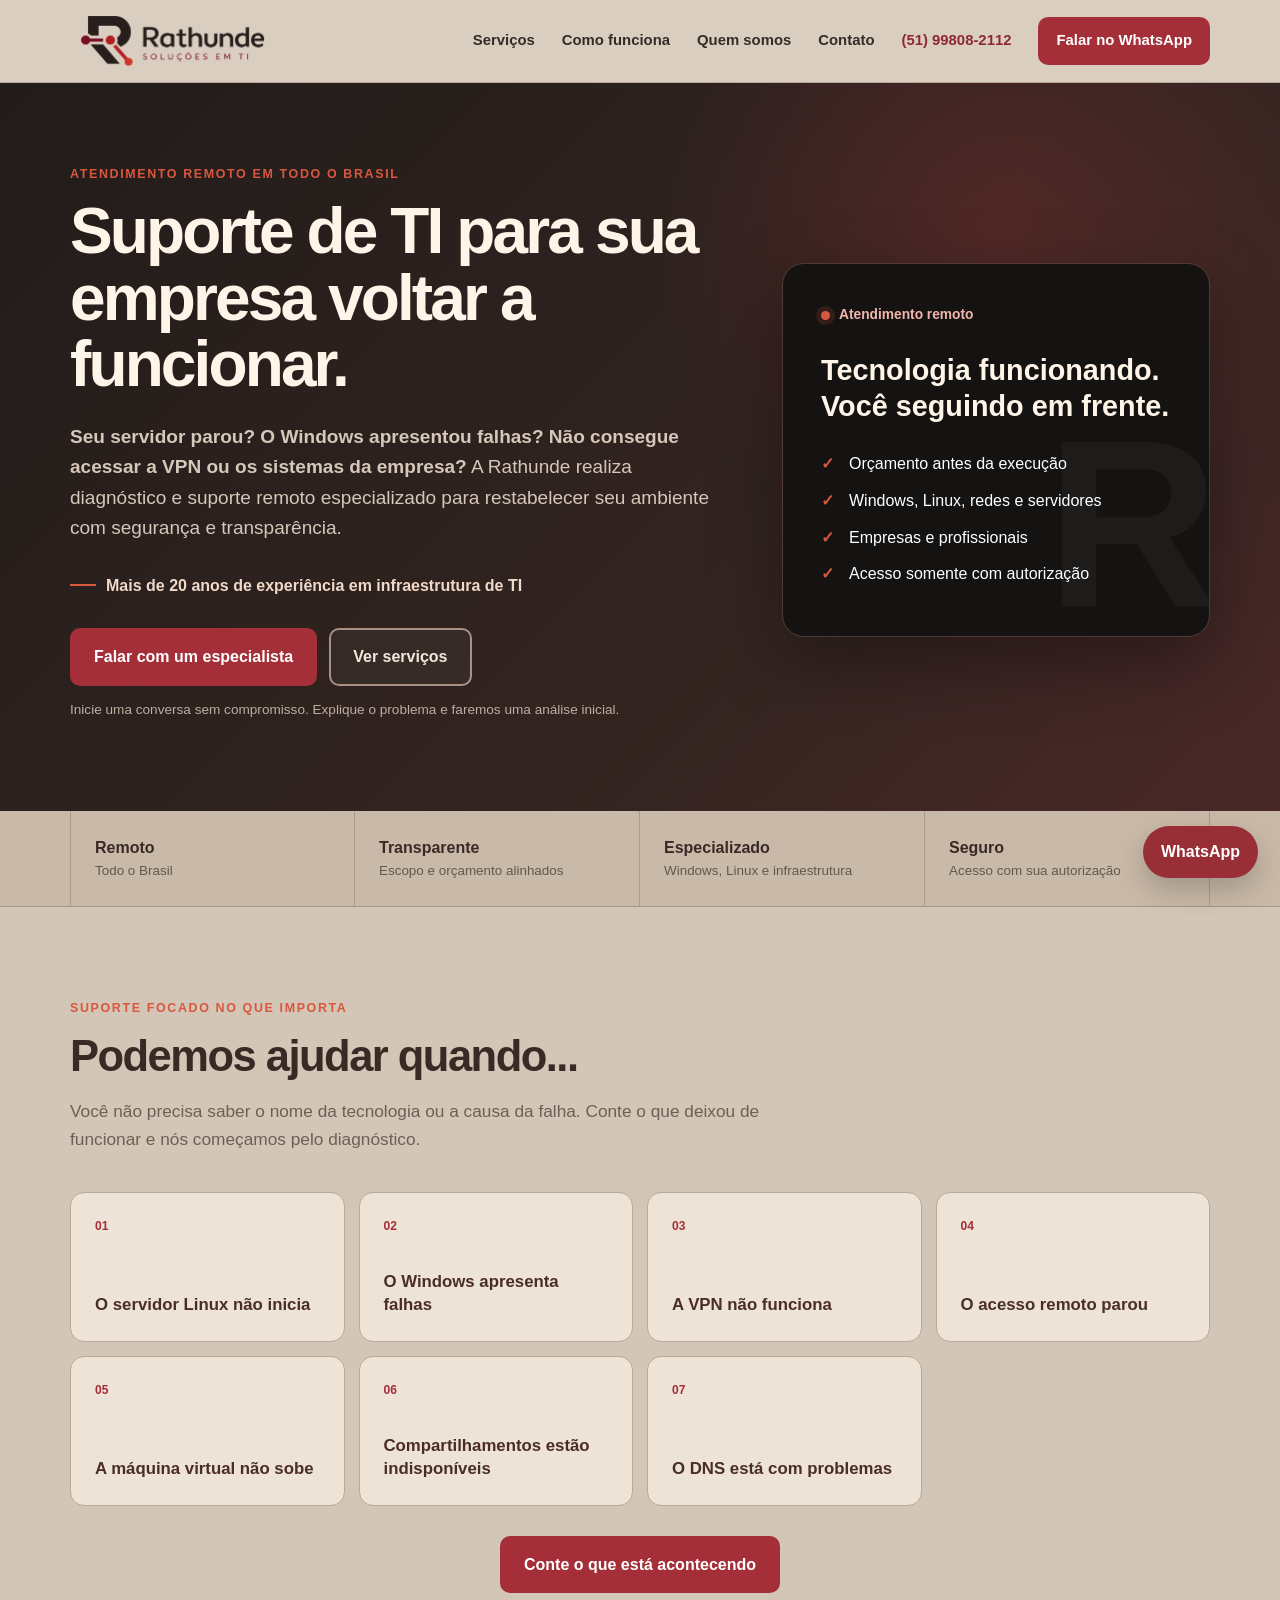
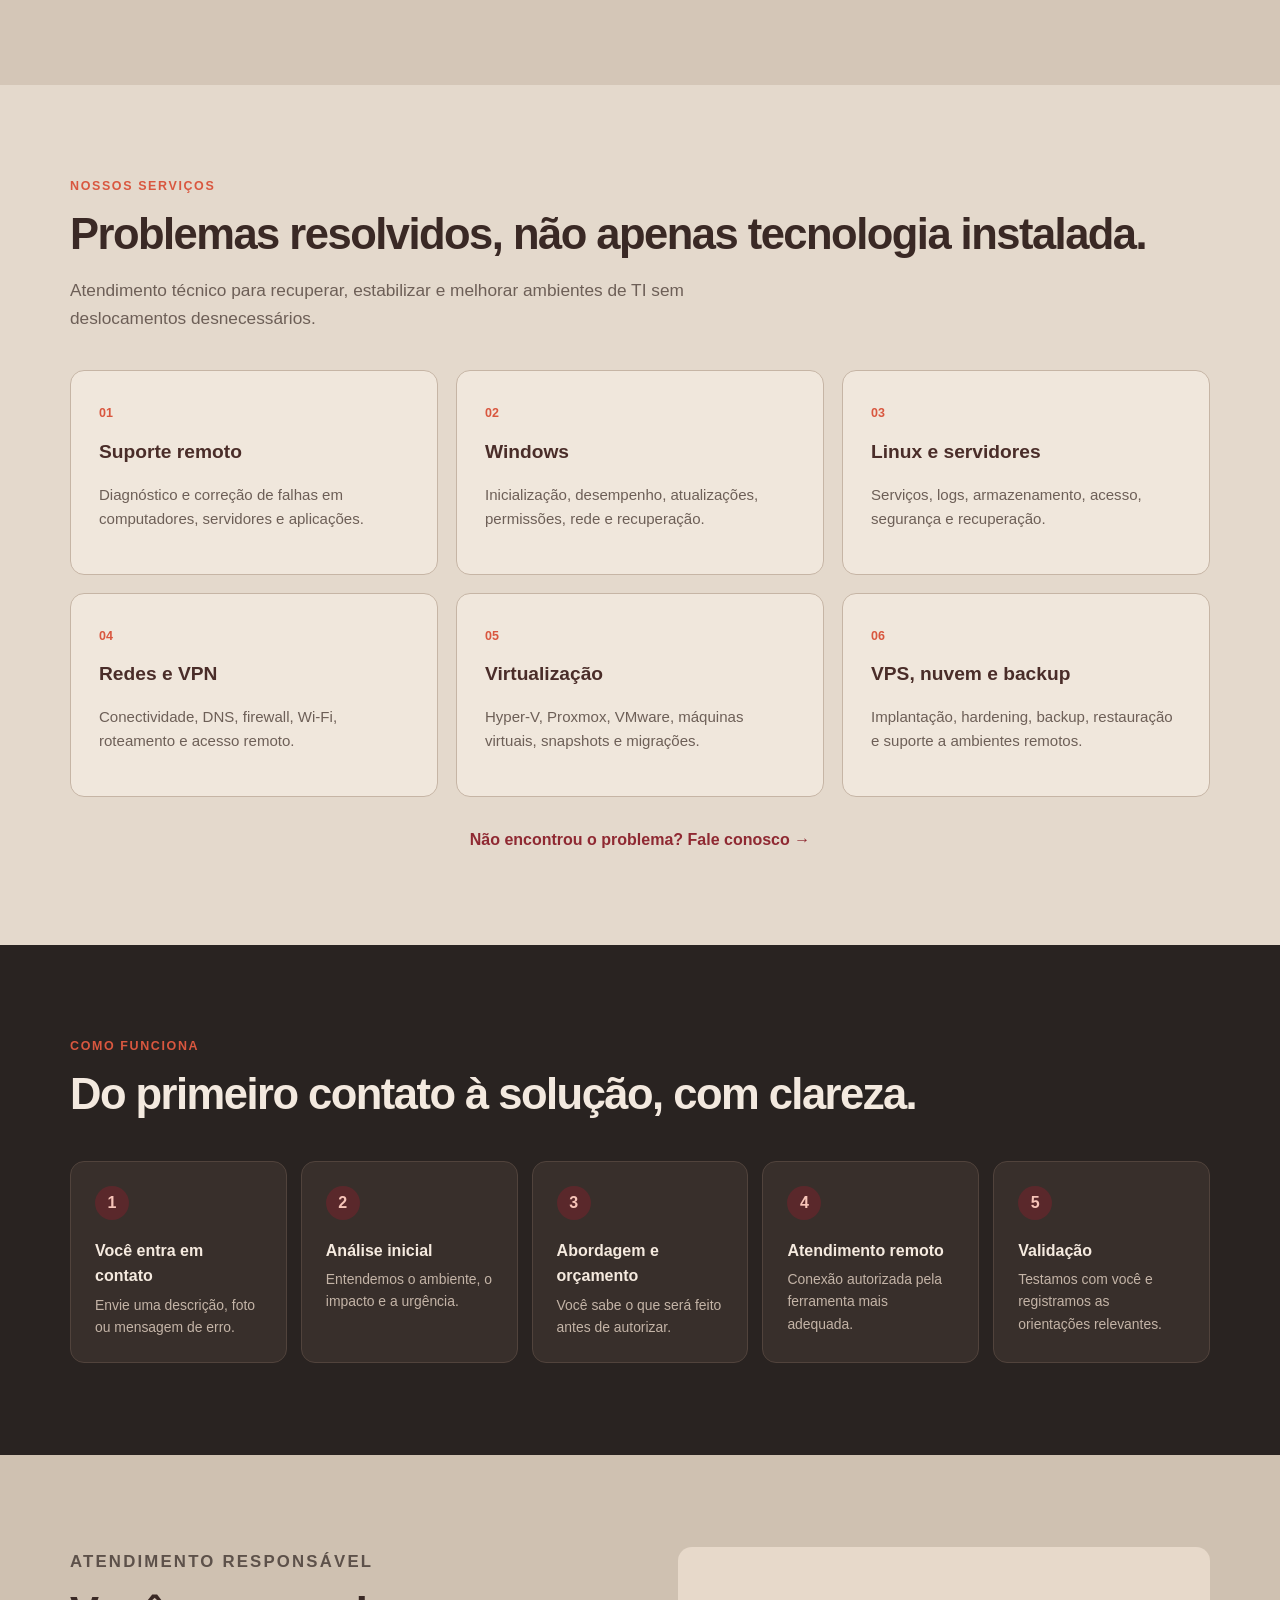
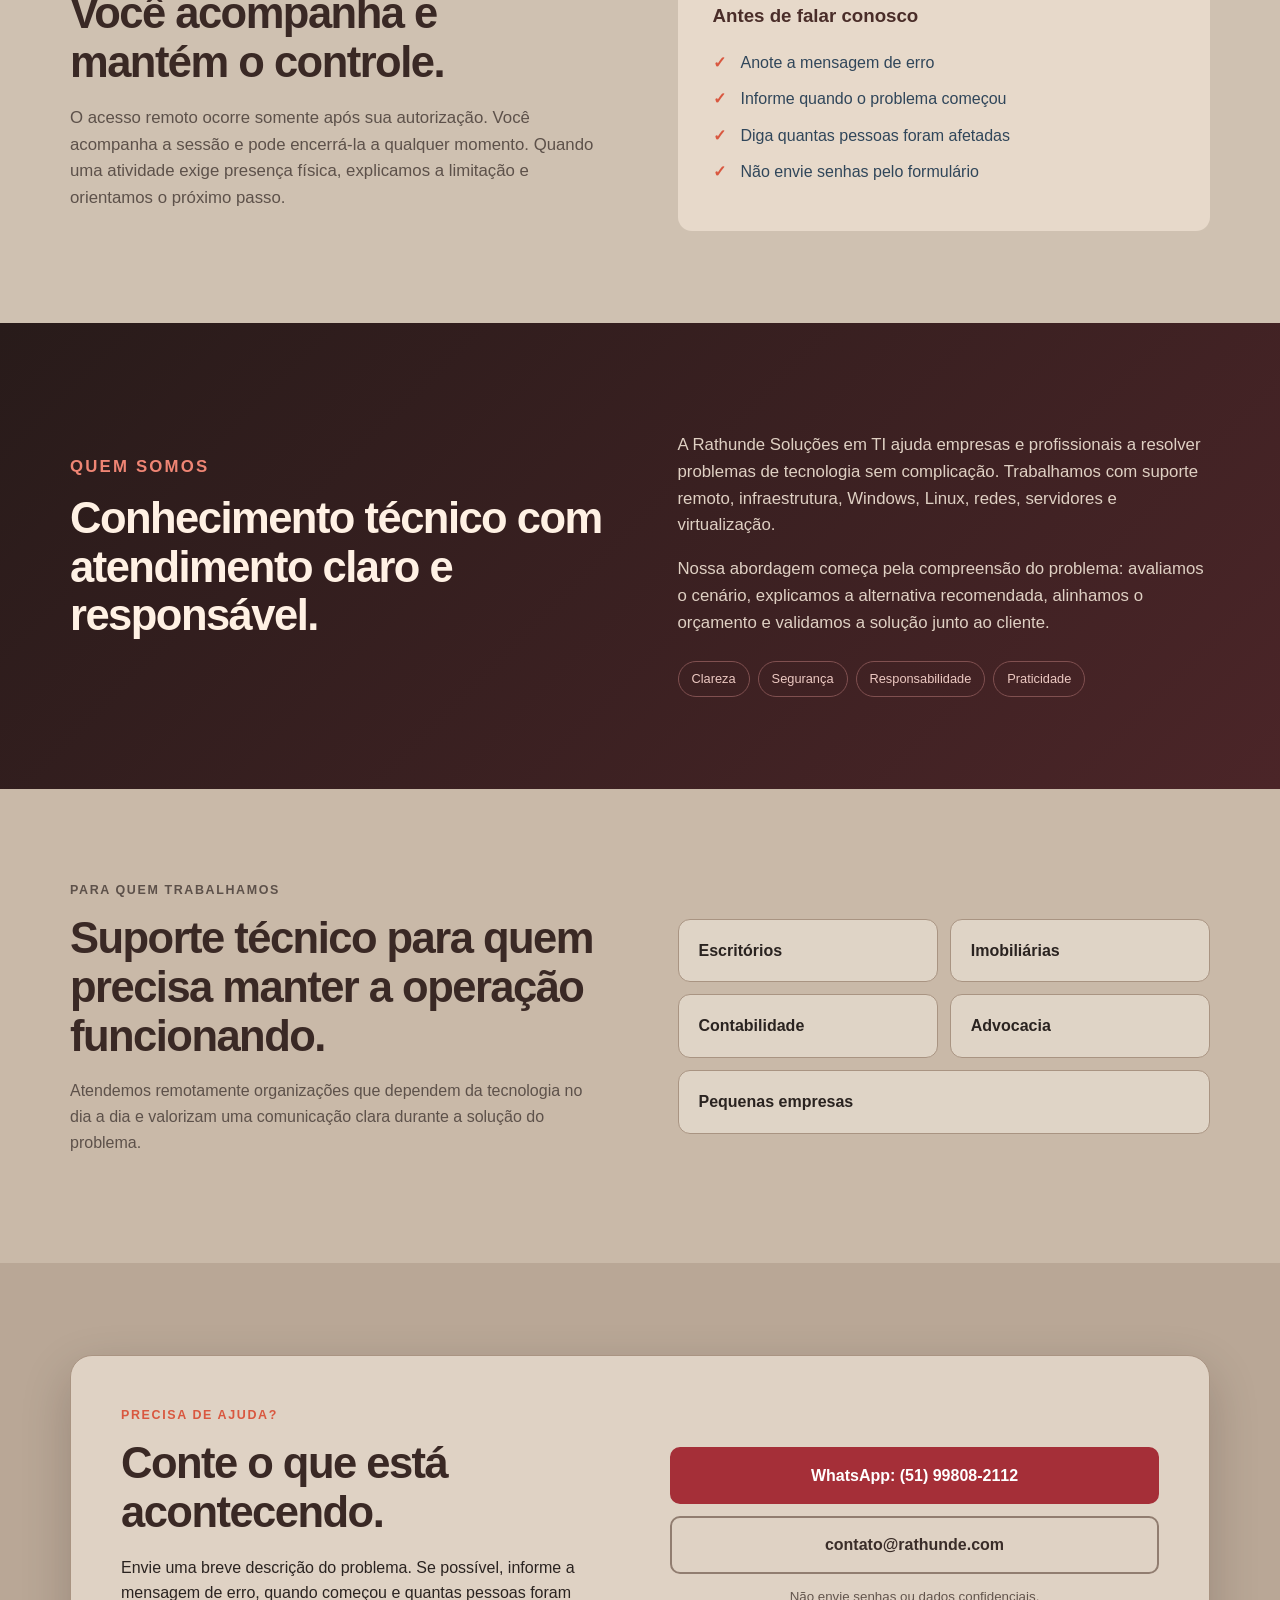
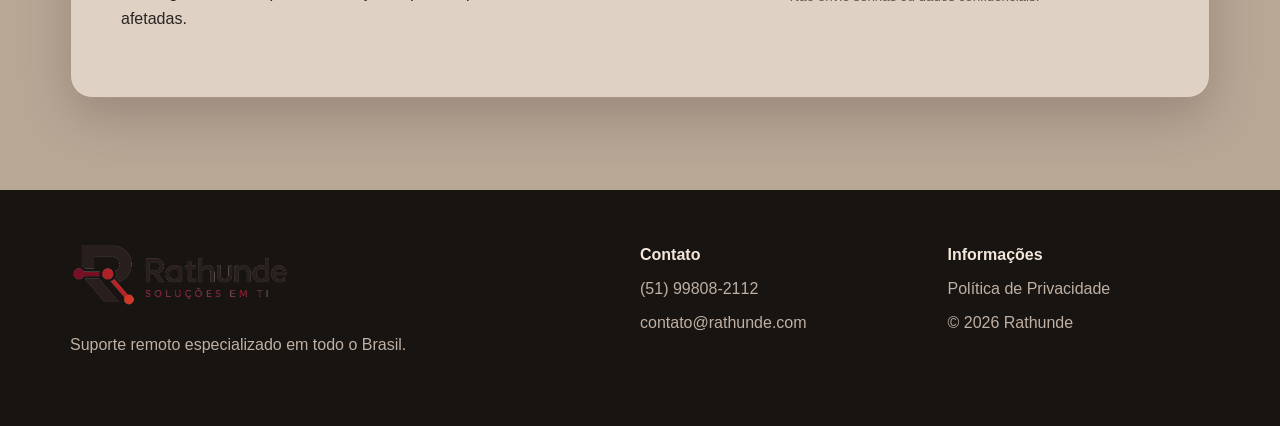
<file: index.html>
<!doctype html>
<html lang="pt-BR">
<head>
  <meta charset="utf-8">
  <meta name="viewport" content="width=device-width,initial-scale=1">
  <title>Suporte Remoto de TI em Todo o Brasil | Rathunde</title>
  <meta name="description" content="Suporte remoto especializado para Windows, Linux, servidores, redes e infraestrutura. Diagnóstico claro e orçamento antes da execução.">
  <meta name="theme-color" content="#211c1a">
  <link rel="icon" type="image/png" sizes="192x192" href="favicon-rathunde-v1.png">
  <link rel="shortcut icon" href="favicon.ico">
  <link rel="apple-touch-icon" sizes="180x180" href="apple-touch-icon-v1.png">
  <meta property="og:title" content="Rathunde Soluções em TI">
  <meta property="og:description" content="Suporte remoto especializado para empresas e profissionais em todo o Brasil.">
  <meta property="og:type" content="website">
  <meta property="og:url" content="https://rathunde.com/">
  <link rel="canonical" href="https://rathunde.com/">
  <link rel="stylesheet" href="styles.css">
  <link rel="stylesheet" href="theme-warm-v3.css">
  <link rel="stylesheet" href="updates.css">
</head>
<body>
  <a class="skip" href="#conteudo">Ir para o conteúdo</a>
  <header class="header">
    <div class="container nav">
      <a class="brand" href="#inicio" aria-label="Rathunde - início">
        <img src="rathunde-logo-warm.png" alt="Rathunde Soluções em TI" width="300" height="89">
      </a>
      <button class="menu-button" aria-expanded="false" aria-controls="menu">Menu</button>
      <nav id="menu" aria-label="Navegação principal">
        <a href="#servicos">Serviços</a><a href="#como-funciona">Como funciona</a><a href="#quem-somos">Quem somos</a><a href="#contato">Contato</a>
        <a class="header-phone" href="tel:+5551998082112" aria-label="Ligar para (51) 99808-2112">(51) 99808-2112</a>
        <a class="button small" data-whatsapp href="https://wa.me/5551998082112?text=Ol%C3%A1%2C%20encontrei%20a%20Rathunde%20pelo%20site%20e%20preciso%20de%20ajuda%20com%20TI." target="_blank" rel="noopener">Falar no WhatsApp</a>
      </nav>
    </div>
  </header>

  <main id="conteudo">
    <section id="inicio" class="hero">
      <div class="container hero-grid">
        <div>
          <p class="eyebrow">Atendimento remoto em todo o Brasil</p>
          <h1>Suporte de TI para sua empresa voltar a funcionar.</h1>
          <p class="lead"><strong>Seu servidor parou? O Windows apresentou falhas? Não consegue acessar a VPN ou os sistemas da empresa?</strong> A Rathunde realiza diagnóstico e suporte remoto especializado para restabelecer seu ambiente com segurança e transparência.</p>
          <p class="experience">Mais de 20 anos de experiência em infraestrutura de TI</p>
          <div class="actions">
            <a class="button" data-whatsapp href="https://wa.me/5551998082112?text=Ol%C3%A1%2C%20encontrei%20a%20Rathunde%20pelo%20site%20e%20preciso%20de%20ajuda%20com%20TI." target="_blank" rel="noopener">Falar com um especialista</a>
            <a class="button secondary" href="#servicos">Ver serviços</a>
          </div>
          <p class="micro">Inicie uma conversa sem compromisso. Explique o problema e faremos uma análise inicial.</p>
        </div>
        <aside class="hero-card" aria-label="Diferenciais">
          <span class="status"><i></i> Atendimento remoto</span>
          <h2>Tecnologia funcionando.<br>Você seguindo em frente.</h2>
          <ul class="checks"><li>Orçamento antes da execução</li><li>Windows, Linux, redes e servidores</li><li>Empresas e profissionais</li><li>Acesso somente com autorização</li></ul>
        </aside>
      </div>
    </section>

    <section class="trust-strip" aria-label="Principais benefícios">
      <div class="container trust-grid"><div><strong>Remoto</strong><span>Todo o Brasil</span></div><div><strong>Transparente</strong><span>Escopo e orçamento alinhados</span></div><div><strong>Especializado</strong><span>Windows, Linux e infraestrutura</span></div><div><strong>Seguro</strong><span>Acesso com sua autorização</span></div></div>
    </section>

    <section id="problemas" class="section problems-section">
      <div class="container"><p class="eyebrow">Suporte focado no que importa</p><h2>Podemos ajudar quando...</h2><p class="section-intro">Você não precisa saber o nome da tecnologia ou a causa da falha. Conte o que deixou de funcionar e nós começamos pelo diagnóstico.</p>
        <div class="problem-grid"><article><span>01</span><h3>O servidor Linux não inicia</h3></article><article><span>02</span><h3>O Windows apresenta falhas</h3></article><article><span>03</span><h3>A VPN não funciona</h3></article><article><span>04</span><h3>O acesso remoto parou</h3></article><article><span>05</span><h3>A máquina virtual não sobe</h3></article><article><span>06</span><h3>Compartilhamentos estão indisponíveis</h3></article><article><span>07</span><h3>O DNS está com problemas</h3></article></div>
        <div class="center"><a class="button" data-whatsapp href="https://wa.me/5551998082112?text=Ol%C3%A1%2C%20encontrei%20a%20Rathunde%20pelo%20site%20e%20preciso%20de%20ajuda%20com%20TI." target="_blank" rel="noopener">Conte o que está acontecendo</a></div>
      </div>
    </section>

    <section id="servicos" class="section">
      <div class="container"><p class="eyebrow">Nossos serviços</p><h2>Problemas resolvidos, não apenas tecnologia instalada.</h2><p class="section-intro">Atendimento técnico para recuperar, estabilizar e melhorar ambientes de TI sem deslocamentos desnecessários.</p>
        <div class="cards">
          <article><span>01</span><h3>Suporte remoto</h3><p>Diagnóstico e correção de falhas em computadores, servidores e aplicações.</p></article>
          <article><span>02</span><h3>Windows</h3><p>Inicialização, desempenho, atualizações, permissões, rede e recuperação.</p></article>
          <article><span>03</span><h3>Linux e servidores</h3><p>Serviços, logs, armazenamento, acesso, segurança e recuperação.</p></article>
          <article><span>04</span><h3>Redes e VPN</h3><p>Conectividade, DNS, firewall, Wi-Fi, roteamento e acesso remoto.</p></article>
          <article><span>05</span><h3>Virtualização</h3><p>Hyper-V, Proxmox, VMware, máquinas virtuais, snapshots e migrações.</p></article>
          <article><span>06</span><h3>VPS, nuvem e backup</h3><p>Implantação, hardening, backup, restauração e suporte a ambientes remotos.</p></article>
        </div>
        <div class="center"><a class="text-link" data-whatsapp href="https://wa.me/5551998082112?text=Ol%C3%A1%2C%20gostaria%20de%20saber%20se%20meu%20problema%20pode%20ser%20resolvido%20remotamente." target="_blank" rel="noopener">Não encontrou o problema? Fale conosco →</a></div>
      </div>
    </section>

    <section id="como-funciona" class="section tinted">
      <div class="container"><p class="eyebrow">Como funciona</p><h2>Do primeiro contato à solução, com clareza.</h2>
        <ol class="steps"><li><b>1</b><div><h3>Você entra em contato</h3><p>Envie uma descrição, foto ou mensagem de erro.</p></div></li><li><b>2</b><div><h3>Análise inicial</h3><p>Entendemos o ambiente, o impacto e a urgência.</p></div></li><li><b>3</b><div><h3>Abordagem e orçamento</h3><p>Você sabe o que será feito antes de autorizar.</p></div></li><li><b>4</b><div><h3>Atendimento remoto</h3><p>Conexão autorizada pela ferramenta mais adequada.</p></div></li><li><b>5</b><div><h3>Validação</h3><p>Testamos com você e registramos as orientações relevantes.</p></div></li></ol>
      </div>
    </section>

    <section class="section security">
      <div class="container split"><div><p class="eyebrow">Atendimento responsável</p><h2>Você acompanha e mantém o controle.</h2><p>O acesso remoto ocorre somente após sua autorização. Você acompanha a sessão e pode encerrá-la a qualquer momento. Quando uma atividade exige presença física, explicamos a limitação e orientamos o próximo passo.</p></div><div class="note"><h3>Antes de falar conosco</h3><ul class="checks dark"><li>Anote a mensagem de erro</li><li>Informe quando o problema começou</li><li>Diga quantas pessoas foram afetadas</li><li>Não envie senhas pelo formulário</li></ul></div></div>
    </section>

    <section id="quem-somos" class="section dark-section">
      <div class="container split"><div><p class="eyebrow light">Quem somos</p><h2>Conhecimento técnico com atendimento claro e responsável.</h2></div><div><p>A Rathunde Soluções em TI ajuda empresas e profissionais a resolver problemas de tecnologia sem complicação. Trabalhamos com suporte remoto, infraestrutura, Windows, Linux, redes, servidores e virtualização.</p><p>Nossa abordagem começa pela compreensão do problema: avaliamos o cenário, explicamos a alternativa recomendada, alinhamos o orçamento e validamos a solução junto ao cliente.</p><div class="values"><span>Clareza</span><span>Segurança</span><span>Responsabilidade</span><span>Praticidade</span></div></div></div>
    </section>

    <section class="section client-profiles">
      <div class="container split"><div><p class="eyebrow">Para quem trabalhamos</p><h2>Suporte técnico para quem precisa manter a operação funcionando.</h2><p>Atendemos remotamente organizações que dependem da tecnologia no dia a dia e valorizam uma comunicação clara durante a solução do problema.</p></div><div class="profile-list" aria-label="Perfis de clientes atendidos"><span>Escritórios</span><span>Imobiliárias</span><span>Contabilidade</span><span>Advocacia</span><span>Pequenas empresas</span></div></div>
    </section>

    <section id="contato" class="section contact">
      <div class="container contact-box"><div><p class="eyebrow">Precisa de ajuda?</p><h2>Conte o que está acontecendo.</h2><p>Envie uma breve descrição do problema. Se possível, informe a mensagem de erro, quando começou e quantas pessoas foram afetadas.</p></div><div class="contact-actions"><a class="button" data-whatsapp href="https://wa.me/5551998082112?text=Ol%C3%A1%2C%20encontrei%20a%20Rathunde%20pelo%20site%20e%20preciso%20de%20ajuda%20com%20TI." target="_blank" rel="noopener">WhatsApp: (51) 99808-2112</a><a class="button secondary" href="mailto:contato@rathunde.com">contato@rathunde.com</a><small>Não envie senhas ou dados confidenciais.</small></div></div>
    </section>
  </main>

  <footer><div class="container footer-grid"><div><img src="rathunde-logo-warm.png" alt="Rathunde Soluções em TI" width="220" height="65"><p>Suporte remoto especializado em todo o Brasil.</p></div><div><strong>Contato</strong><a href="tel:+5551998082112">(51) 99808-2112</a><a href="mailto:contato@rathunde.com">contato@rathunde.com</a></div><div><strong>Informações</strong><a href="privacy.html">Política de Privacidade</a><span>© <span id="year"></span> Rathunde</span></div></div></footer>
  <a class="floating" data-whatsapp href="https://wa.me/5551998082112?text=Ol%C3%A1%2C%20encontrei%20a%20Rathunde%20pelo%20site%20e%20preciso%20de%20ajuda%20com%20TI." target="_blank" rel="noopener" aria-label="Falar com a Rathunde pelo WhatsApp">WhatsApp</a>
  <script src="script.js"></script>
</body>
</html>
</file>
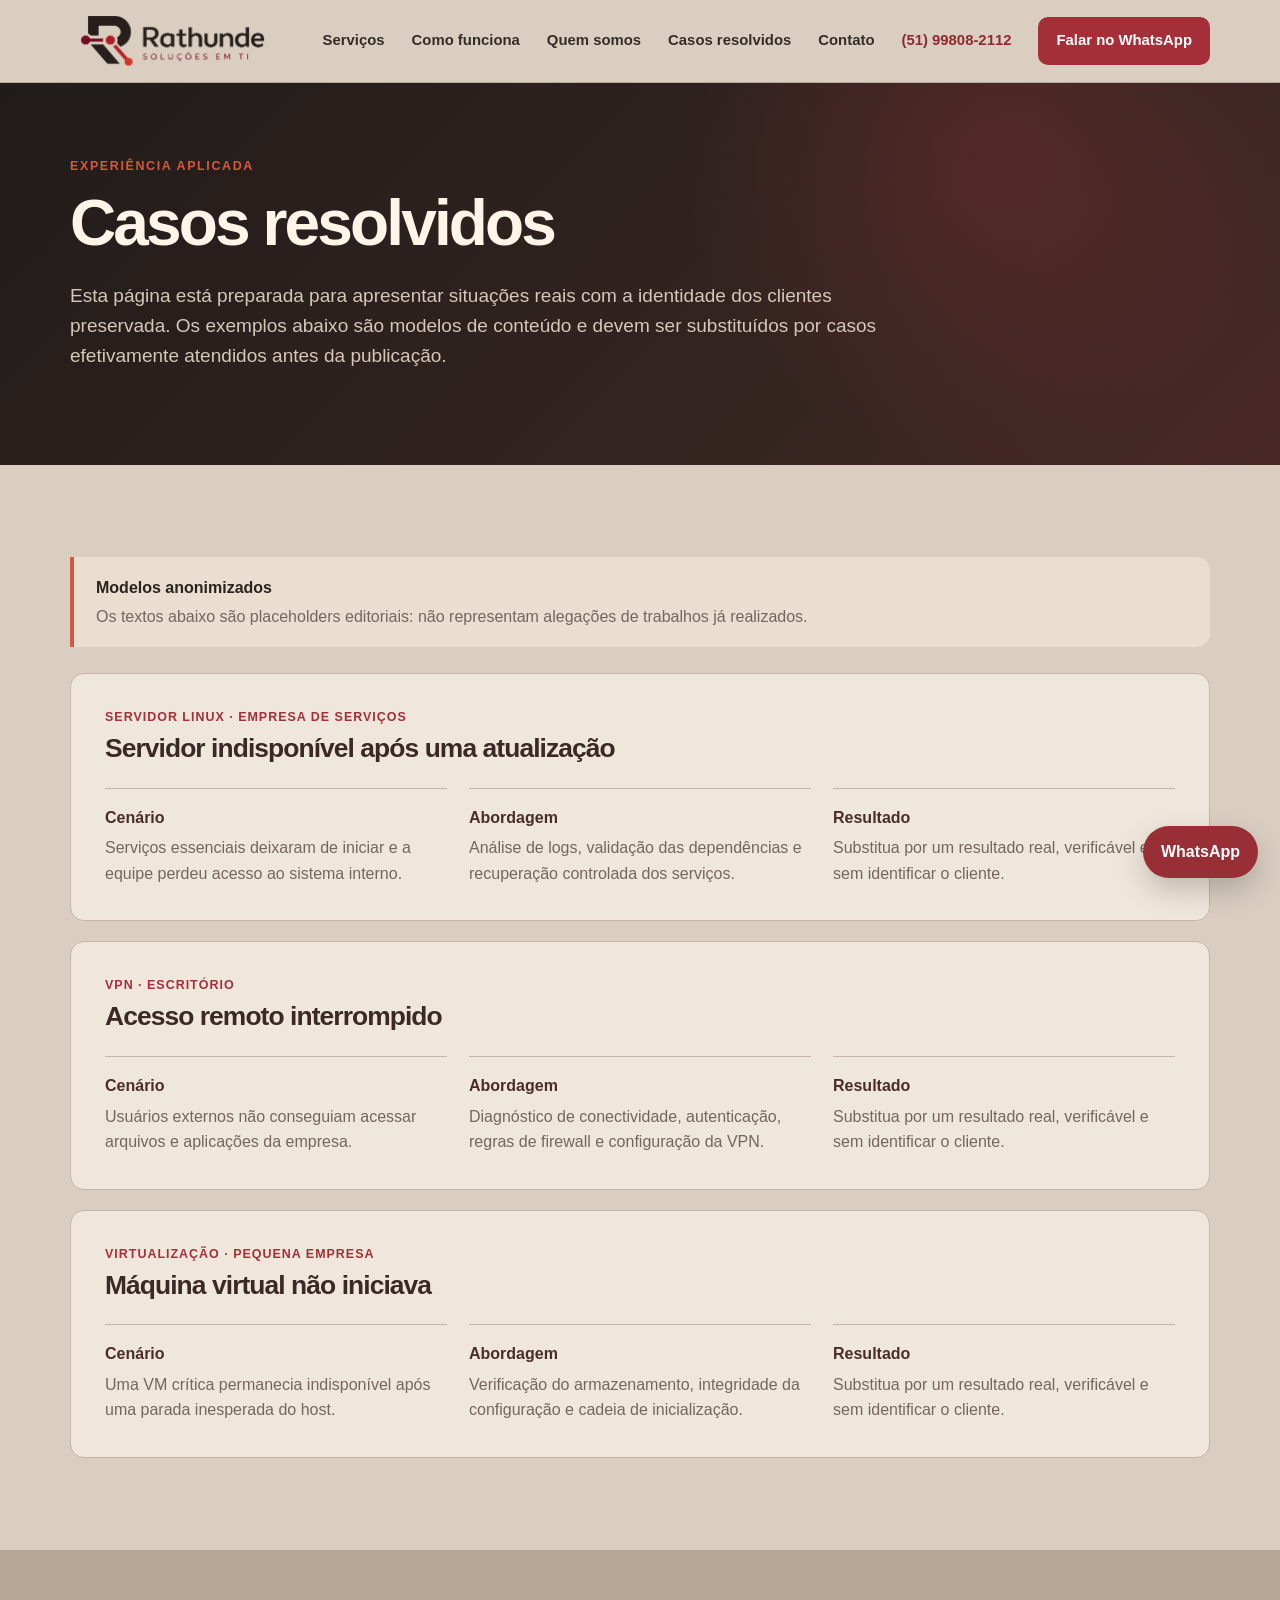
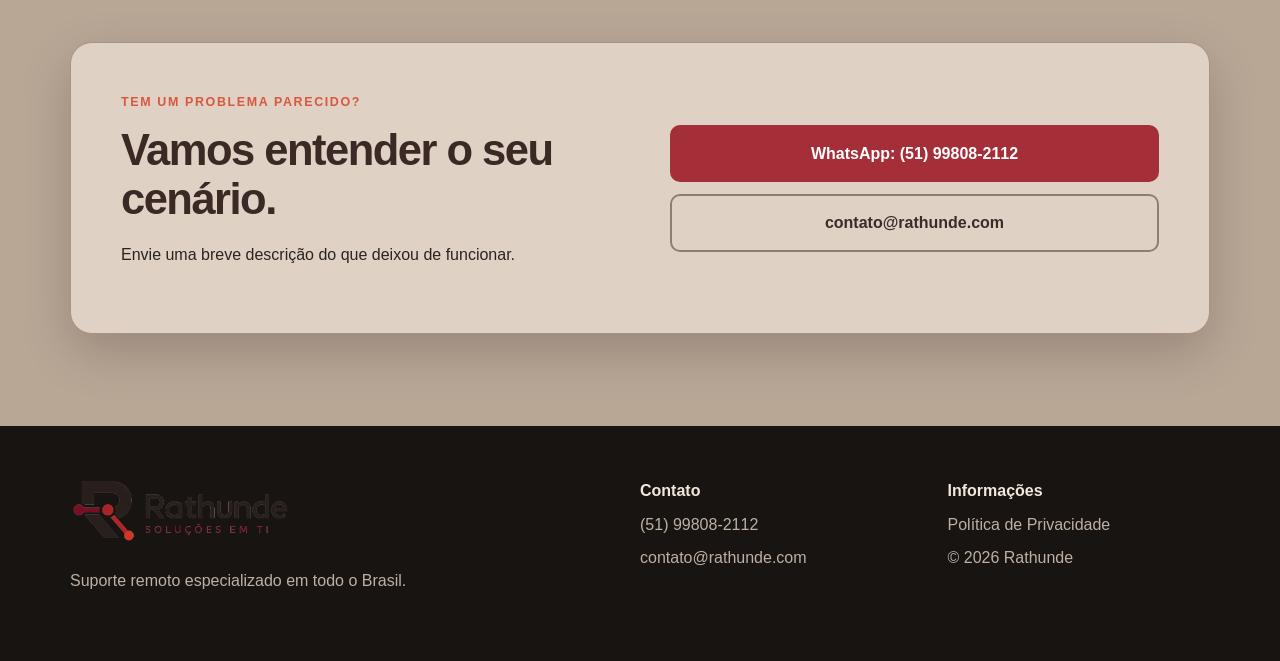
<file: casos-resolvidos.html>
<!doctype html>
<html lang="pt-BR">
<head>
  <meta charset="utf-8"><meta name="viewport" content="width=device-width,initial-scale=1">
  <title>Casos Resolvidos | Rathunde Soluções em TI</title>
  <meta name="description" content="Exemplos anonimizados de problemas de infraestrutura de TI diagnosticados e solucionados pela Rathunde.">
  <meta name="theme-color" content="#211c1a"><link rel="icon" type="image/png" href="favicon-rathunde-v1.png"><link rel="canonical" href="https://rathunde.com/casos-resolvidos.html">
  <link rel="stylesheet" href="styles.css"><link rel="stylesheet" href="theme-warm-v3.css"><link rel="stylesheet" href="updates.css">
</head>
<body>
  <a class="skip" href="#conteudo">Ir para o conteúdo</a>
  <header class="header"><div class="container nav"><a class="brand" href="index.html" aria-label="Rathunde - início"><img src="rathunde-logo-warm.png" alt="Rathunde Soluções em TI" width="300" height="89"></a><button class="menu-button" aria-expanded="false" aria-controls="menu">Menu</button><nav id="menu" aria-label="Navegação principal"><a href="index.html#servicos">Serviços</a><a href="index.html#como-funciona">Como funciona</a><a href="index.html#quem-somos">Quem somos</a><a href="casos-resolvidos.html" aria-current="page">Casos resolvidos</a><a href="index.html#contato">Contato</a><a class="header-phone" href="tel:+5551998082112">(51) 99808-2112</a><a class="button small" href="https://wa.me/5551998082112?text=Ol%C3%A1%2C%20vi%20os%20casos%20resolvidos%20e%20preciso%20de%20ajuda%20com%20TI." target="_blank" rel="noopener">Falar no WhatsApp</a></nav></div></header>
  <main id="conteudo">
    <section class="hero page-hero"><div class="container"><p class="eyebrow">Experiência aplicada</p><h1>Casos resolvidos</h1><p class="lead">Esta página está preparada para apresentar situações reais com a identidade dos clientes preservada. Os exemplos abaixo são modelos de conteúdo e devem ser substituídos por casos efetivamente atendidos antes da publicação.</p></div></section>
    <section class="section"><div class="container"><div class="case-notice"><strong>Modelos anonimizados</strong><p>Os textos abaixo são placeholders editoriais: não representam alegações de trabalhos já realizados.</p></div><div class="case-grid">
      <article><p class="case-type">Servidor Linux · Empresa de serviços</p><h2>Servidor indisponível após uma atualização</h2><dl><div><dt>Cenário</dt><dd>Serviços essenciais deixaram de iniciar e a equipe perdeu acesso ao sistema interno.</dd></div><div><dt>Abordagem</dt><dd>Análise de logs, validação das dependências e recuperação controlada dos serviços.</dd></div><div><dt>Resultado</dt><dd>Substitua por um resultado real, verificável e sem identificar o cliente.</dd></div></dl></article>
      <article><p class="case-type">VPN · Escritório</p><h2>Acesso remoto interrompido</h2><dl><div><dt>Cenário</dt><dd>Usuários externos não conseguiam acessar arquivos e aplicações da empresa.</dd></div><div><dt>Abordagem</dt><dd>Diagnóstico de conectividade, autenticação, regras de firewall e configuração da VPN.</dd></div><div><dt>Resultado</dt><dd>Substitua por um resultado real, verificável e sem identificar o cliente.</dd></div></dl></article>
      <article><p class="case-type">Virtualização · Pequena empresa</p><h2>Máquina virtual não iniciava</h2><dl><div><dt>Cenário</dt><dd>Uma VM crítica permanecia indisponível após uma parada inesperada do host.</dd></div><div><dt>Abordagem</dt><dd>Verificação do armazenamento, integridade da configuração e cadeia de inicialização.</dd></div><div><dt>Resultado</dt><dd>Substitua por um resultado real, verificável e sem identificar o cliente.</dd></div></dl></article>
    </div></div></section>
    <section class="section contact"><div class="container contact-box"><div><p class="eyebrow">Tem um problema parecido?</p><h2>Vamos entender o seu cenário.</h2><p>Envie uma breve descrição do que deixou de funcionar.</p></div><div class="contact-actions"><a class="button" href="https://wa.me/5551998082112?text=Ol%C3%A1%2C%20vi%20os%20casos%20resolvidos%20e%20preciso%20de%20ajuda%20com%20TI." target="_blank" rel="noopener">WhatsApp: (51) 99808-2112</a><a class="button secondary" href="mailto:contato@rathunde.com">contato@rathunde.com</a></div></div></section>
  </main>
  <footer><div class="container footer-grid"><div><img src="rathunde-logo-warm.png" alt="Rathunde Soluções em TI" width="220" height="65"><p>Suporte remoto especializado em todo o Brasil.</p></div><div><strong>Contato</strong><a href="tel:+5551998082112">(51) 99808-2112</a><a href="mailto:contato@rathunde.com">contato@rathunde.com</a></div><div><strong>Informações</strong><a href="privacy.html">Política de Privacidade</a><span>© <span id="year"></span> Rathunde</span></div></div></footer>
  <a class="floating" href="https://wa.me/5551998082112?text=Ol%C3%A1%2C%20vi%20os%20casos%20resolvidos%20e%20preciso%20de%20ajuda%20com%20TI." target="_blank" rel="noopener">WhatsApp</a><script src="script.js"></script>
</body></html>
</file>
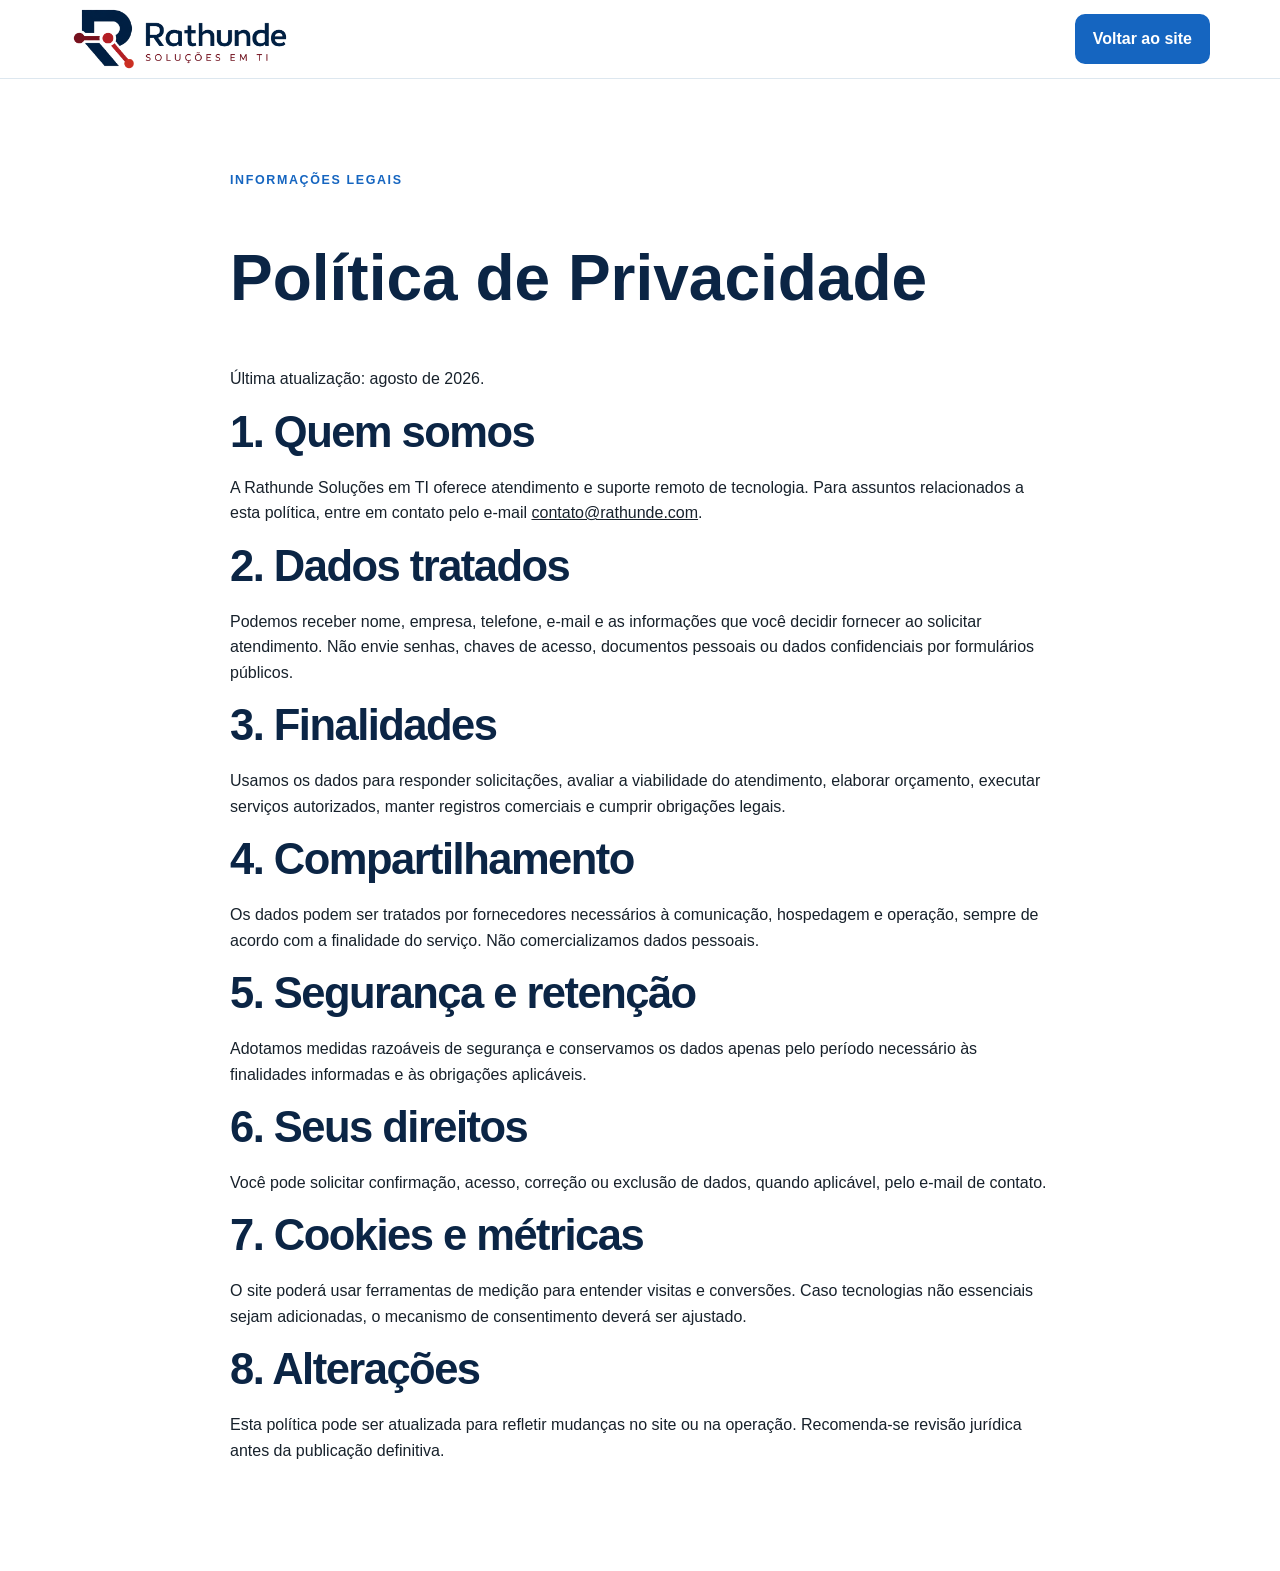
<file: privacy.html>
<!doctype html><html lang="pt-BR"><head><meta charset="utf-8"><meta name="viewport" content="width=device-width,initial-scale=1"><title>Política de Privacidade | Rathunde</title><meta name="description" content="Saiba como a Rathunde trata os dados enviados pelo site e canais de atendimento."><link rel="stylesheet" href="styles.css"></head><body><header class="header"><div class="container nav"><a class="brand" href="./"><img src="rathunde-logo.png" alt="Rathunde Soluções em TI" width="300" height="100"></a><a class="button small" href="./">Voltar ao site</a></div></header><main class="section"><article class="container" style="max-width:820px"><p class="eyebrow">Informações legais</p><h1 style="font-size:clamp(2.4rem,5vw,4rem);line-height:1.08;color:#0b2545">Política de Privacidade</h1><p>Última atualização: agosto de 2026.</p><h2>1. Quem somos</h2><p>A Rathunde Soluções em TI oferece atendimento e suporte remoto de tecnologia. Para assuntos relacionados a esta política, entre em contato pelo e-mail <a href="mailto:contato@rathunde.com">contato@rathunde.com</a>.</p><h2>2. Dados tratados</h2><p>Podemos receber nome, empresa, telefone, e-mail e as informações que você decidir fornecer ao solicitar atendimento. Não envie senhas, chaves de acesso, documentos pessoais ou dados confidenciais por formulários públicos.</p><h2>3. Finalidades</h2><p>Usamos os dados para responder solicitações, avaliar a viabilidade do atendimento, elaborar orçamento, executar serviços autorizados, manter registros comerciais e cumprir obrigações legais.</p><h2>4. Compartilhamento</h2><p>Os dados podem ser tratados por fornecedores necessários à comunicação, hospedagem e operação, sempre de acordo com a finalidade do serviço. Não comercializamos dados pessoais.</p><h2>5. Segurança e retenção</h2><p>Adotamos medidas razoáveis de segurança e conservamos os dados apenas pelo período necessário às finalidades informadas e às obrigações aplicáveis.</p><h2>6. Seus direitos</h2><p>Você pode solicitar confirmação, acesso, correção ou exclusão de dados, quando aplicável, pelo e-mail de contato.</p><h2>7. Cookies e métricas</h2><p>O site poderá usar ferramentas de medição para entender visitas e conversões. Caso tecnologias não essenciais sejam adicionadas, o mecanismo de consentimento deverá ser ajustado.</p><h2>8. Alterações</h2><p>Esta política pode ser atualizada para refletir mudanças no site ou na operação. Recomenda-se revisão jurídica antes da publicação definitiva.</p></article></main></body></html>
</file>
<file: styles.css>
:root{--navy:#0b2545;--blue:#1565c0;--cyan:#27b3d1;--ink:#17212b;--muted:#5b6670;--pale:#eaf3fa;--light:#f5f8fb;--white:#fff;--radius:14px;--shadow:0 18px 50px rgba(11,37,69,.12)}*{box-sizing:border-box}html{scroll-behavior:smooth}body{margin:0;color:var(--ink);font-family:Inter,Arial,sans-serif;line-height:1.6;background:#fff}a{color:inherit}img{max-width:100%;height:auto}.container{width:min(1140px,calc(100% - 40px));margin:auto}.skip{position:absolute;left:-9999px}.skip:focus{left:16px;top:16px;background:#fff;padding:10px;z-index:99}.header{position:sticky;top:0;z-index:50;background:rgba(255,255,255,.95);border-bottom:1px solid #dde7ef;backdrop-filter:blur(12px)}.nav{height:78px;display:flex;align-items:center;justify-content:space-between}.brand img{width:220px;display:block}.nav nav{display:flex;align-items:center;gap:27px}.nav nav>a{text-decoration:none;font-size:.93rem;font-weight:700;color:#314254}.menu-button{display:none}.button{display:inline-flex;align-items:center;justify-content:center;padding:14px 22px;border-radius:10px;background:var(--blue);color:#fff!important;text-decoration:none;font-weight:800;border:2px solid var(--blue);transition:.2s}.button:hover{transform:translateY(-2px);box-shadow:0 8px 24px rgba(21,101,192,.25)}.button.small{padding:10px 16px}.button.secondary{background:#fff;color:var(--navy)!important;border-color:#c8d8e7}.hero{padding:82px 0 76px;background:radial-gradient(circle at 80% 20%,rgba(39,179,209,.16),transparent 28%),linear-gradient(135deg,#f9fcff,#edf5fb)}.hero-grid{display:grid;grid-template-columns:1.2fr .8fr;gap:70px;align-items:center}.eyebrow{text-transform:uppercase;letter-spacing:.13em;color:var(--blue);font-weight:900;font-size:.78rem;margin:0 0 13px}.hero h1{font-size:clamp(2.6rem,5vw,4.5rem);line-height:1.04;letter-spacing:-.045em;color:var(--navy);margin:0 0 24px;max-width:760px}.lead{font-size:1.19rem;color:#425466;max-width:720px}.actions{display:flex;gap:12px;flex-wrap:wrap;margin-top:30px}.micro{font-size:.85rem;color:var(--muted)}.hero-card{background:var(--navy);color:#fff;padding:38px;border-radius:22px;box-shadow:var(--shadow);position:relative;overflow:hidden}.hero-card:after{content:"R";position:absolute;right:-10px;bottom:-80px;font-size:240px;font-weight:900;opacity:.04}.hero-card h2{font-size:1.8rem;line-height:1.25;margin:26px 0}.status{display:inline-flex;align-items:center;gap:9px;color:#bff5ff;font-size:.86rem;font-weight:800}.status i{width:9px;height:9px;background:#35d39a;border-radius:50%;box-shadow:0 0 0 5px rgba(53,211,154,.15)}.checks{list-style:none;padding:0;margin:0}.checks li{margin:11px 0;padding-left:28px;position:relative}.checks li:before{content:"✓";position:absolute;left:0;color:var(--cyan);font-weight:900}.trust-strip{border-bottom:1px solid #e3ebf2}.trust-grid{display:grid;grid-template-columns:repeat(4,1fr)}.trust-grid div{padding:24px;border-right:1px solid #e3ebf2}.trust-grid div:first-child{border-left:1px solid #e3ebf2}.trust-grid strong,.trust-grid span{display:block}.trust-grid strong{color:var(--navy)}.trust-grid span{font-size:.84rem;color:var(--muted)}.section{padding:92px 0}.section h2{font-size:clamp(2rem,3.4vw,3.2rem);line-height:1.12;letter-spacing:-.035em;color:var(--navy);margin:0 0 18px}.section-intro{max-width:700px;color:var(--muted);font-size:1.08rem}.cards{display:grid;grid-template-columns:repeat(3,1fr);gap:18px;margin-top:38px}.cards article{padding:28px;border:1px solid #dde7ef;border-radius:var(--radius);background:#fff;transition:.2s}.cards article:hover{transform:translateY(-5px);box-shadow:var(--shadow);border-color:#b9d5e8}.cards article>span{color:var(--cyan);font-weight:900;font-size:.78rem}.cards h3{color:var(--navy);font-size:1.2rem;margin:12px 0 6px}.cards p{color:var(--muted);font-size:.94rem}.center{text-align:center;margin-top:30px}.text-link{color:var(--blue);font-weight:800;text-decoration:none}.tinted{background:var(--light)}.steps{display:grid;grid-template-columns:repeat(5,1fr);gap:14px;list-style:none;padding:0;margin:42px 0 0}.steps li{background:#fff;border-radius:var(--radius);padding:24px;border:1px solid #dde7ef}.steps b{width:34px;height:34px;border-radius:50%;display:grid;place-items:center;background:var(--pale);color:var(--blue)}.steps h3{font-size:1rem;color:var(--navy);margin:18px 0 5px}.steps p{font-size:.87rem;color:var(--muted);margin:0}.split{display:grid;grid-template-columns:1fr 1fr;gap:75px;align-items:center}.security p{color:var(--muted);font-size:1.05rem}.note{padding:35px;background:var(--pale);border-radius:var(--radius)}.note h3{color:var(--navy)}.checks.dark li{color:#30465a}.dark-section{background:var(--navy);color:#d7e6f3}.dark-section h2{color:#fff}.eyebrow.light{color:#69d9eb}.dark-section p{font-size:1.05rem}.values{display:flex;gap:8px;flex-wrap:wrap;margin-top:24px}.values span{border:1px solid #315373;border-radius:999px;padding:7px 13px;font-size:.8rem;color:#cce9ef}.contact{background:#f8fbfd}.contact-box{background:#fff;padding:50px;border:1px solid #dce8f0;border-radius:22px;box-shadow:var(--shadow);display:grid;grid-template-columns:1fr 1fr;gap:60px;align-items:center}.contact-actions{display:flex;flex-direction:column;gap:12px}.contact-actions small{text-align:center;color:var(--muted)}footer{padding:52px 0;background:#071b31;color:#b8c9d7}.footer-grid{display:grid;grid-template-columns:2fr 1fr 1fr;gap:45px}.footer-grid img{filter:brightness(0) invert(1);opacity:.92}.footer-grid div{display:flex;flex-direction:column;gap:8px}.footer-grid a{text-decoration:none}.footer-grid strong{color:#fff}.floating{position:fixed;right:22px;bottom:22px;background:#169b62;color:white;text-decoration:none;font-weight:900;padding:13px 18px;border-radius:999px;box-shadow:0 12px 30px rgba(0,0,0,.2);z-index:40}@media(max-width:900px){.menu-button{display:block;border:0;background:var(--navy);color:#fff;border-radius:8px;padding:10px 13px;font-weight:800}.nav nav{display:none;position:absolute;top:78px;left:0;right:0;background:#fff;padding:22px;box-shadow:var(--shadow);flex-direction:column;align-items:stretch}.nav nav.open{display:flex}.hero-grid,.split,.contact-box{grid-template-columns:1fr}.hero-grid{gap:38px}.cards{grid-template-columns:repeat(2,1fr)}.steps{grid-template-columns:repeat(2,1fr)}.trust-grid{grid-template-columns:repeat(2,1fr)}.footer-grid{grid-template-columns:1fr 1fr}.section{padding:70px 0}}@media(max-width:580px){.container{width:min(100% - 28px,1140px)}.brand img{width:185px}.hero{padding:55px 0}.hero h1{font-size:2.65rem}.hero-card{padding:27px}.cards,.steps,.trust-grid,.footer-grid{grid-template-columns:1fr}.trust-grid div{border-left:1px solid #e3ebf2}.contact-box{padding:28px}.section{padding:58px 0}.actions .button{width:100%}.floating{right:14px;bottom:14px;font-size:.85rem}}
</file>
<file: theme-warm-v3.css>
:root{--navy:#2b211f;--blue:#a52f38;--cyan:#d9573f;--ink:#2a2320;--muted:#74665e;--pale:#eaded0;--light:#292321;--white:#f6efe5;--shadow:0 18px 50px rgba(24,17,14,.2)}
body{background:#d9cec0;color:var(--ink)}
.header{background:rgba(218,207,193,.96);border-bottom-color:#baa99a}
.nav{height:82px}.brand{height:100%;display:flex;align-items:center;overflow:hidden}.brand img{width:205px;max-height:56px;object-fit:contain;display:block}
.nav nav>a{color:#352b27}.button{background:#a52f38;border-color:#a52f38}.button:hover{box-shadow:0 8px 24px rgba(165,47,56,.3)}
.button.secondary{background:transparent;color:#3a2d29!important;border-color:#917d70}
.hero .button.secondary{color:#f4e7da!important;border-color:#a99283;background:rgba(255,255,255,.035)}
.hero .button.secondary:hover{background:rgba(255,255,255,.1);border-color:#d6c2b2;box-shadow:none}
.hero{color:#f2e7d9;background:radial-gradient(circle at 78% 20%,rgba(181,55,61,.24),transparent 30%),linear-gradient(135deg,#211c1a,#352521 68%,#4a2828)}
.hero h1,.hero-card h2{color:#fff4e8}.lead{color:#d5c7b9}.micro{color:#bdaea0}.eyebrow{color:#d9573f}
.hero-card{background:#151311;border:1px solid #543a34;box-shadow:0 24px 70px rgba(0,0,0,.34)}.status{color:#f1b6ad}.status i{background:#d9573f;box-shadow:0 0 0 5px rgba(217,87,63,.15)}
.trust-strip{background:#c9b9a8;border-color:#a99583}.trust-grid div,.trust-grid div:first-child{border-color:#ad9a88}.trust-grid strong{color:#3a2925}.trust-grid span{color:#65574f}
#servicos{background:#e4d9cc}.section h2{color:#3a2925}.cards article{background:#f0e7dc;border-color:#c6b5a5}.cards article:hover{border-color:#a46b64}.cards h3{color:#4a2d29}.cards p,.section-intro{color:#6d5f57}
.tinted{background:#292321;color:#d9cbbd}.tinted h2{color:#f3e9df}.steps li{background:#382f2b;border-color:#51433c}.steps b{background:#5a282b;color:#f7c4b8}.steps h3{color:#f5eadf}.steps p{color:#c4b4a7}
.security{background:#cfc1b1}.security p{color:#5d514a}.note{background:#e7d9ca}.note h3{color:#4a2d29}
.dark-section{background:linear-gradient(135deg,#281b1a,#4b2528);color:#dfd0c3}.dark-section h2{color:#fff1e4}.eyebrow.light{color:#ef8574}.values span{border-color:#805050;color:#edc9c2}
.contact{background:#b9a796}.contact-box{background:#dfd2c4;border-color:#a99482}.contact-actions small{color:#63554d}
footer{background:#171412;color:#bfb0a3}.footer-grid img{filter:none;opacity:1}.footer-grid strong{color:#f4e7da}
.floating{background:#982f37}.text-link{color:#8f2932}
@media(max-width:900px){.nav nav{top:82px;background:#d9cdbf}.menu-button{background:#7a1f2b}.nav nav>a{color:#342924}.brand img{width:185px;max-height:52px}}
</file>
<file: updates.css>
.header-phone{white-space:nowrap;color:#8f2932!important}
.experience{display:inline-flex;align-items:center;gap:10px;margin:10px 0 0;font-weight:800;color:#f1d9ca}
.experience:before{content:"";width:26px;height:2px;background:#d9573f}
.problems-section{background:#d4c6b7}
.problem-grid{display:grid;grid-template-columns:repeat(4,1fr);gap:14px;margin-top:38px}
.problem-grid article{min-height:150px;padding:24px;border-radius:14px;background:#eee3d7;border:1px solid #baa899;display:flex;flex-direction:column;justify-content:space-between}
.problem-grid span{font-size:.75rem;font-weight:900;color:#a52f38}
.problem-grid h3{font-size:1.05rem;line-height:1.35;margin:22px 0 0;color:#4a2d29}
.client-profiles{background:#c9b9a8}
.client-profiles p{color:#5d514a}
.profile-list{display:grid;grid-template-columns:repeat(2,1fr);gap:12px}
.profile-list span{padding:18px 20px;border:1px solid #a99482;border-radius:12px;background:rgba(246,239,229,.5);font-weight:800}
.profile-list span:last-child{grid-column:1/-1}
.page-hero{padding:74px 0}
.page-hero .lead{max-width:850px}
.case-notice{margin-bottom:26px;padding:18px 22px;border-left:4px solid #d9573f;background:#eaded0;border-radius:0 14px 14px 0}
.case-notice p{margin:3px 0 0;color:#74665e}
.case-grid{display:grid;gap:20px}
.case-grid article{padding:34px;border:1px solid #c6b5a5;border-radius:14px;background:#f0e7dc}
.case-grid h2{font-size:1.65rem;margin:6px 0 24px}
.case-type{margin:0;color:#a52f38;font-size:.78rem;font-weight:900;text-transform:uppercase;letter-spacing:.08em}
.case-grid dl{display:grid;grid-template-columns:repeat(3,1fr);gap:22px;margin:0}
.case-grid dl div{border-top:1px solid #c6b5a5;padding-top:16px}
.case-grid dt{font-weight:900;color:#4a2d29}
.case-grid dd{margin:5px 0 0;color:#74665e}
@media(max-width:1100px){.nav nav{gap:16px}.nav nav>a{font-size:.84rem}.button.small{padding:9px 12px}}
@media(max-width:900px){.problem-grid{grid-template-columns:repeat(2,1fr)}.case-grid dl{grid-template-columns:1fr}.header-phone{text-align:center}}
@media(max-width:580px){.problem-grid,.profile-list{grid-template-columns:1fr}.profile-list span:last-child{grid-column:auto}}
</file>
